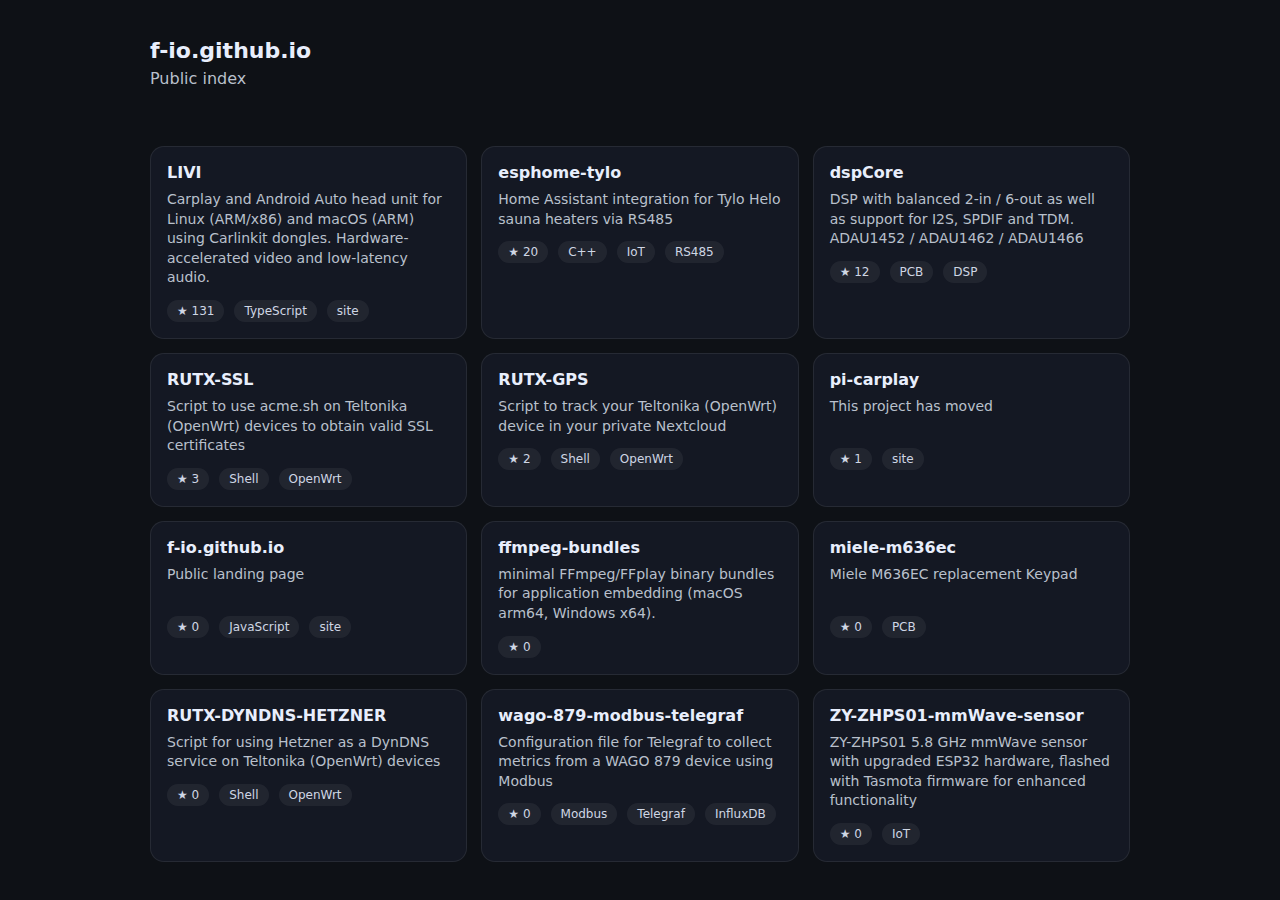
<file: index.html>
<!doctype html>
<html lang="en">
  <head>
    <meta charset="utf-8" />
    <meta name="viewport" content="width=device-width, initial-scale=1" />
    <title>f-io | Public index</title>
    <meta name="description" content="Public index of repositories and pages." />
    <link rel="stylesheet" href="styles.css?v=1" />
  </head>
  <body>
    <header class="wrap">
      <h1>f-io.github.io</h1>
      <p>Public index</p>
    </header>

    <main class="wrap">
      <div id="grid" class="grid"></div>
      <p id="err" class="err" hidden></p>
    </main>

    <script src="app.js?v=1" defer></script>
  </body>
</html>
</file>
<file: styles.css>
:root { color-scheme: dark; }
html, body { height: 100%; margin: 0; }
body { font-family: system-ui, -apple-system, Segoe UI, Roboto, Arial, sans-serif; background: #0e1116; color: #e8eefc; }

.wrap { max-width: 980px; margin: 0 auto; padding: 20px; }
h1 { margin: 18px 0 6px; font-size: 22px; }
p { margin: 0; color: #b9c0cc; }

.grid { margin-top: 18px; display: grid; gap: 14px; grid-template-columns: repeat(auto-fit, minmax(260px, 1fr)); }

.card {
  display: block;
  padding: 16px;
  border-radius: 14px;
  background: #141823;
  border: 1px solid rgba(255,255,255,.08);
  text-decoration: none;
  color: inherit;
}
.card:hover { border-color: rgba(255,255,255,.18); transform: translateY(-1px); }

.name { font-weight: 700; }
.desc { margin-top: 8px; color: #b9c0cc; font-size: 14px; line-height: 1.4; min-height: 2.8em; }
.meta { margin-top: 12px; display: flex; gap: 10px; align-items: center; color: #cfd6e4; font-size: 12px; }
.badge { padding: 4px 10px; border-radius: 999px; background: rgba(255,255,255,.06); }

.err { margin-top: 18px; color: #ffb4b4; }
</file>
